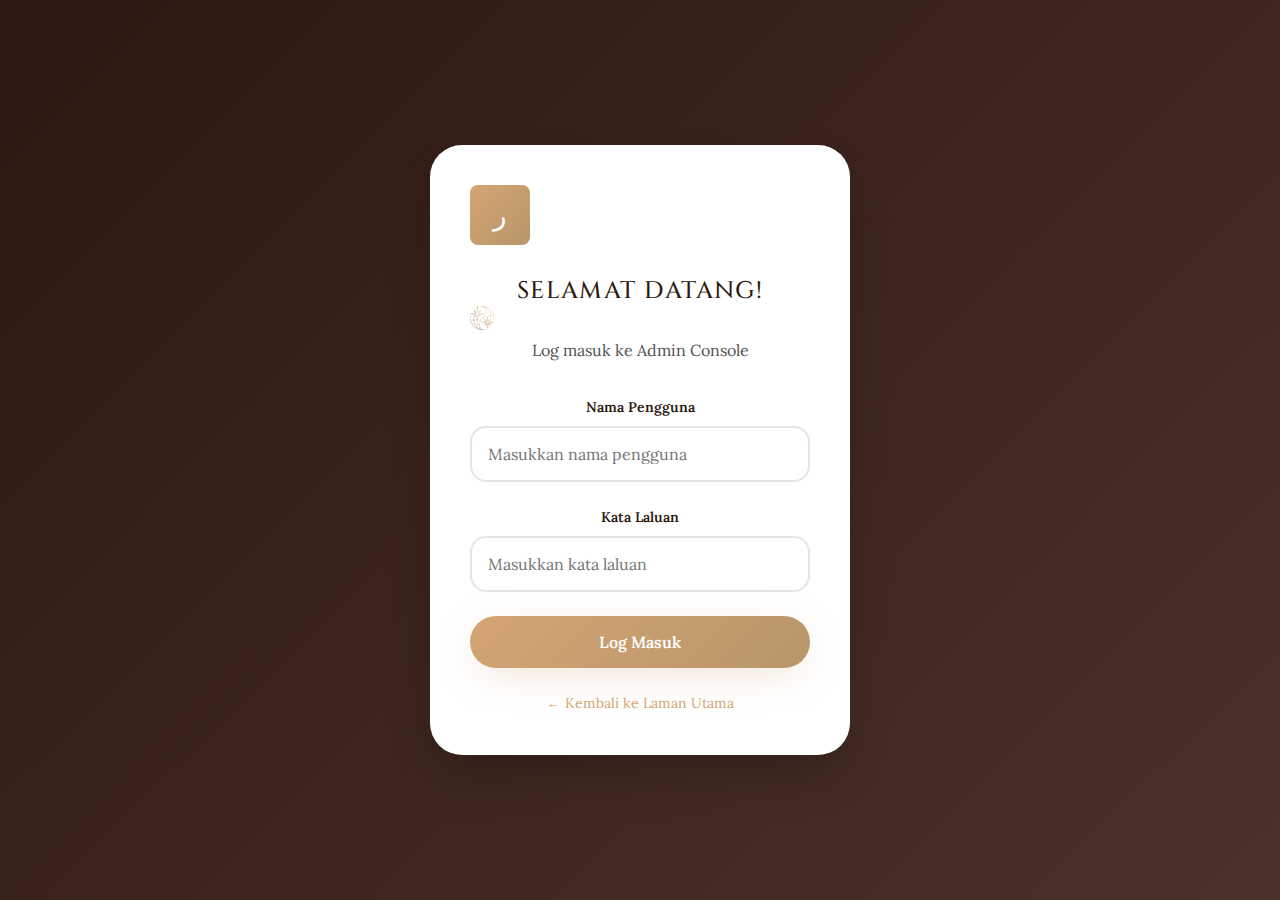
<file: admin.html>
<!DOCTYPE html>
<html lang="ms">

<head>
    <meta charset="UTF-8">
    <meta name="viewport" content="width=device-width, initial-scale=1.0">
    <meta name="robots" content="noindex, nofollow">

    <title>Admin Console | Rembayung</title>

    <!-- Fonts -->
    <link rel="preconnect" href="https://fonts.googleapis.com">
    <link rel="preconnect" href="https://fonts.gstatic.com" crossorigin>
    <link
        href="https://fonts.googleapis.com/css2?family=Playfair+Display:ital,wght@0,400;0,500;0,600;0,700;1,400;1,500&family=Inter:wght@300;400;500;600;700&family=Cormorant+Garamond:ital,wght@0,400;0,500;0,600;1,400;1,500&display=swap"
        rel="stylesheet">

    <!-- Styles -->
    <link rel="stylesheet" href="css/style.css">
</head>

<body>
    <!-- Login Section -->
    <section class="admin-login" id="loginSection">
        <div class="login-card">
            <div class="login-logo">
                <span class="logo-icon" style="width: 60px; height: 60px; font-size: 28px;">ر</span>
            </div>
            <h2 class="login-title">Selamat Datang! <img src="assets/icons/sparkle.png" alt=""
                    style="width: 24px; height: 24px; vertical-align: middle;"></h2>
            <p class="login-subtitle">Log masuk ke Admin Console</p>

            <form id="adminLoginForm">
                <div class="form-group">
                    <label for="adminUsername" class="form-label">Nama Pengguna</label>
                    <input type="text" id="adminUsername" class="form-input" placeholder="Masukkan nama pengguna"
                        required>
                </div>

                <div class="form-group">
                    <label for="adminPassword" class="form-label">Kata Laluan</label>
                    <input type="password" id="adminPassword" class="form-input" placeholder="Masukkan kata laluan"
                        required>
                </div>

                <p id="loginError"
                    style="color: var(--error); font-size: var(--text-sm); margin-bottom: var(--space-4); display: none;">
                </p>

                <button type="submit" class="btn btn-primary" style="width: 100%;">
                    Log Masuk
                </button>
            </form>

            <p style="margin-top: var(--space-6); font-size: var(--text-sm); color: var(--gray-600);">
                <a href="index.html" style="color: var(--gold);">← Kembali ke Laman Utama</a>
            </p>
        </div>
    </section>

    <!-- Dashboard Section -->
    <section class="admin-dashboard" id="dashboardSection" style="display: none;">
        <!-- Admin Header -->
        <header class="admin-header">
            <div class="logo">
                <span class="logo-icon">ر</span>
                Rembayung <span
                    style="font-size: var(--text-sm); font-weight: 400; color: var(--gray-600); margin-left: var(--space-2);">Admin</span>
            </div>
            <div style="display: flex; align-items: center; gap: var(--space-4);">
                <a href="index.html" class="btn btn-secondary btn-sm">
                    <img src="assets/icons/star.png" alt=""
                        style="width: 16px; height: 16px; vertical-align: middle; margin-right: 4px;">
                    Laman Utama
                </a>
                <button onclick="logoutAdmin()" class="btn btn-dark btn-sm">Log Keluar</button>
            </div>
        </header>

        <!-- Main Content -->
        <main class="admin-main">
            <!-- Page Title -->
            <div style="margin-bottom: var(--space-8);">
                <h1 style="font-size: var(--text-3xl); margin-bottom: var(--space-2);">
                    <img src="assets/icons/star.png" alt=""
                        style="width: 32px; height: 32px; vertical-align: middle; margin-right: 8px;">
                    Dashboard
                </h1>
                <p style="color: var(--gray-600);">Selamat kembali! Berikut adalah ringkasan tempahan anda hari ini.
                    <img src="assets/icons/sparkle.png" alt=""
                        style="width: 20px; height: 20px; vertical-align: middle;">
                </p>
            </div>

            <!-- Stats Grid -->
            <div class="admin-grid">
                <div class="stat-card">
                    <div class="stat-icon gold"><img src="assets/icons/star.png" alt=""></div>
                    <div class="stat-value" id="totalBookings">0</div>
                    <div class="stat-label">Jumlah Tempahan</div>
                </div>
                <div class="stat-card">
                    <div class="stat-icon blue"><img src="assets/icons/star.png" alt=""></div>
                    <div class="stat-value" id="todayBookings">0</div>
                    <div class="stat-label">Tempahan Hari Ini</div>
                </div>
                <div class="stat-card">
                    <div class="stat-icon gold"><img src="assets/icons/clock_transparent.png" alt=""></div>
                    <div class="stat-value" id="pendingBookings">0</div>
                    <div class="stat-label">Menunggu Pengesahan</div>
                </div>
                <div class="stat-card">
                    <div class="stat-icon green"><img src="assets/icons/check.png" alt=""></div>
                    <div class="stat-value" id="confirmedBookings">0</div>
                    <div class="stat-label">Disahkan</div>
                </div>
            </div>

            <!-- Bookings Table -->
            <div class="bookings-table">
                <div class="table-header">
                    <h3 class="table-title"><img src="assets/icons/star.png" alt=""
                            style="width: 24px; height: 24px; vertical-align: middle; margin-right: 8px;"> Senarai
                        Tempahan</h3>
                    <div style="display: flex; gap: var(--space-4); align-items: center;">
                        <select id="statusFilter" class="form-select"
                            style="width: auto; padding: var(--space-2) var(--space-4);">
                            <option value="all">Semua Status</option>
                            <option value="pending">Menunggu</option>
                            <option value="confirmed">Disahkan</option>
                            <option value="cancelled">Dibatalkan</option>
                        </select>
                        <input type="date" id="dateFilter" class="form-input"
                            style="width: auto; padding: var(--space-2) var(--space-4);" placeholder="Tapis Tarikh">
                        <button onclick="exportBookingsCSV()" class="btn btn-secondary btn-sm">
                            <img src="assets/icons/sparkle.png" alt=""
                                style="width: 16px; height: 16px; vertical-align: middle; margin-right: 4px;">
                            Export CSV
                        </button>
                    </div>
                </div>

                <div style="overflow-x: auto;">
                    <table>
                        <thead>
                            <tr>
                                <th>ID</th>
                                <th>Pelanggan</th>
                                <th>Tarikh</th>
                                <th>Masa</th>
                                <th>Tetamu</th>
                                <th>Status</th>
                                <th>Tindakan</th>
                            </tr>
                        </thead>
                        <tbody id="bookingsTableBody">
                            <tr>
                                <td colspan="7" style="text-align: center; padding: 40px; color: #666;">
                                    Memuatkan data...
                                </td>
                            </tr>
                        </tbody>
                    </table>
                </div>
            </div>

            <!-- Quick Stats -->
            <div
                style="margin-top: var(--space-8); padding: var(--space-6); background: var(--white); border-radius: var(--radius-xl); box-shadow: var(--shadow-sm);">
                <h4 style="margin-bottom: var(--space-4);">
                    <img src="assets/icons/sparkle.png" alt=""
                        style="width: 20px; height: 20px; vertical-align: middle; margin-right: 8px;">
                    Statistik Ringkas
                </h4>
                <div
                    style="display: grid; grid-template-columns: repeat(auto-fit, minmax(200px, 1fr)); gap: var(--space-6);">
                    <div>
                        <p style="color: var(--gray-600); font-size: var(--text-sm);">Jumlah Tetamu Hari Ini</p>
                        <p style="font-size: var(--text-2xl); font-weight: 700; color: var(--gold);" id="totalGuests">0
                        </p>
                    </div>
                    <div>
                        <p style="color: var(--gray-600); font-size: var(--text-sm);">Waktu Operasi</p>
                        <p style="font-size: var(--text-lg); font-weight: 600;">11:00 AM - 10:00 PM</p>
                    </div>
                    <div>
                        <p style="color: var(--gray-600); font-size: var(--text-sm);">Hari Tutup</p>
                        <p style="font-size: var(--text-lg); font-weight: 600; color: var(--error);">Isnin</p>
                    </div>
                </div>
            </div>

            <!-- Help Section -->
            <div
                style="margin-top: var(--space-8); padding: var(--space-6); background: linear-gradient(135deg, var(--gold) 0%, var(--gold-dark) 100%); border-radius: var(--radius-xl); color: var(--white);">
                <h4 style="margin-bottom: var(--space-3);">
                    <img src="assets/icons/hibiscus.png" alt=""
                        style="width: 24px; height: 24px; vertical-align: middle; margin-right: 8px;">
                    Panduan Pantas
                </h4>
                <ul style="font-size: var(--text-sm); line-height: 1.8;">
                    <li>• Klik <strong>"✓ Sahkan"</strong> untuk mengesahkan tempahan pelanggan</li>
                    <li>• Klik <strong>"✗ Batal"</strong> untuk membatalkan tempahan</li>
                    <li>• Gunakan filter untuk mencari tempahan mengikut status atau tarikh</li>
                    <li>• Eksport data ke CSV untuk rekod atau analisis <img src="assets/icons/sparkle.png" alt=""
                            style="width: 16px; height: 16px; vertical-align: middle;"></li>
                </ul>
            </div>
        </main>
    </section>

    <!-- Scripts -->
    <script src="js/admin.js"></script>
</body>

</html>
</file>
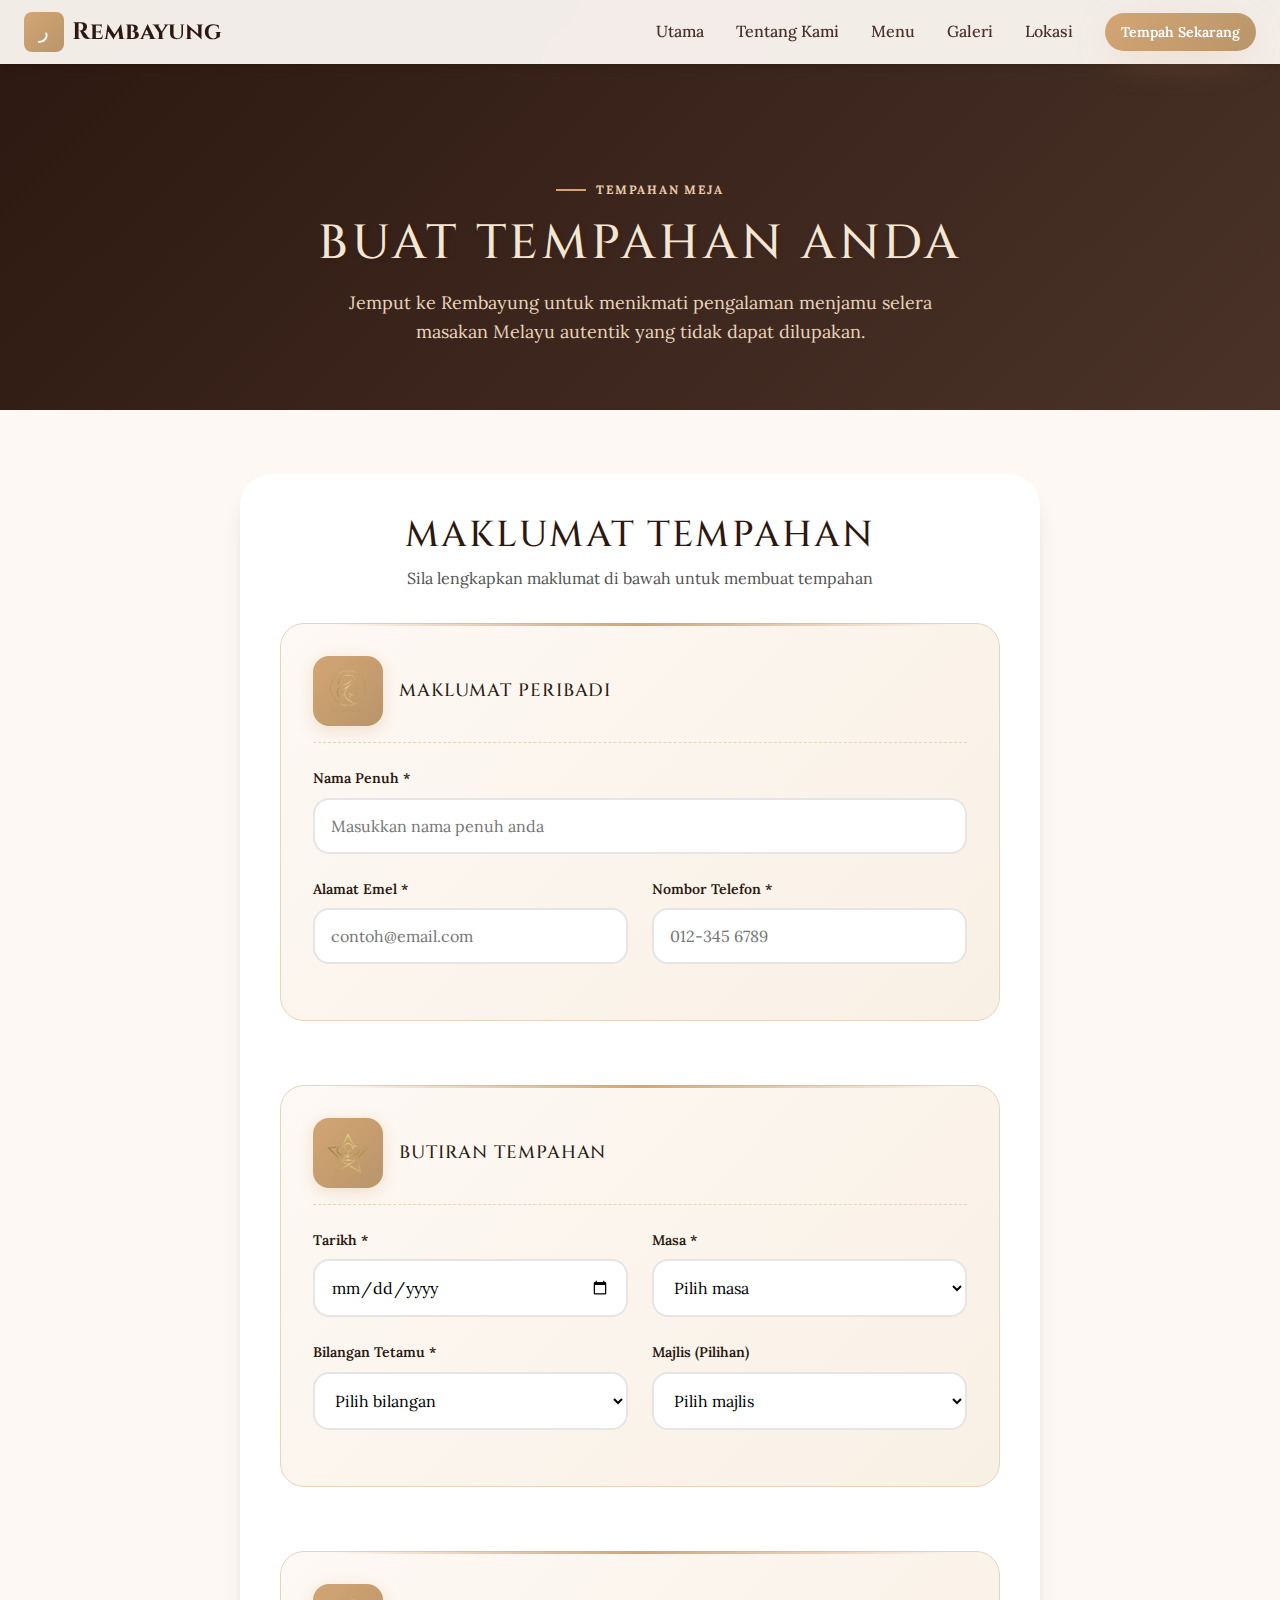
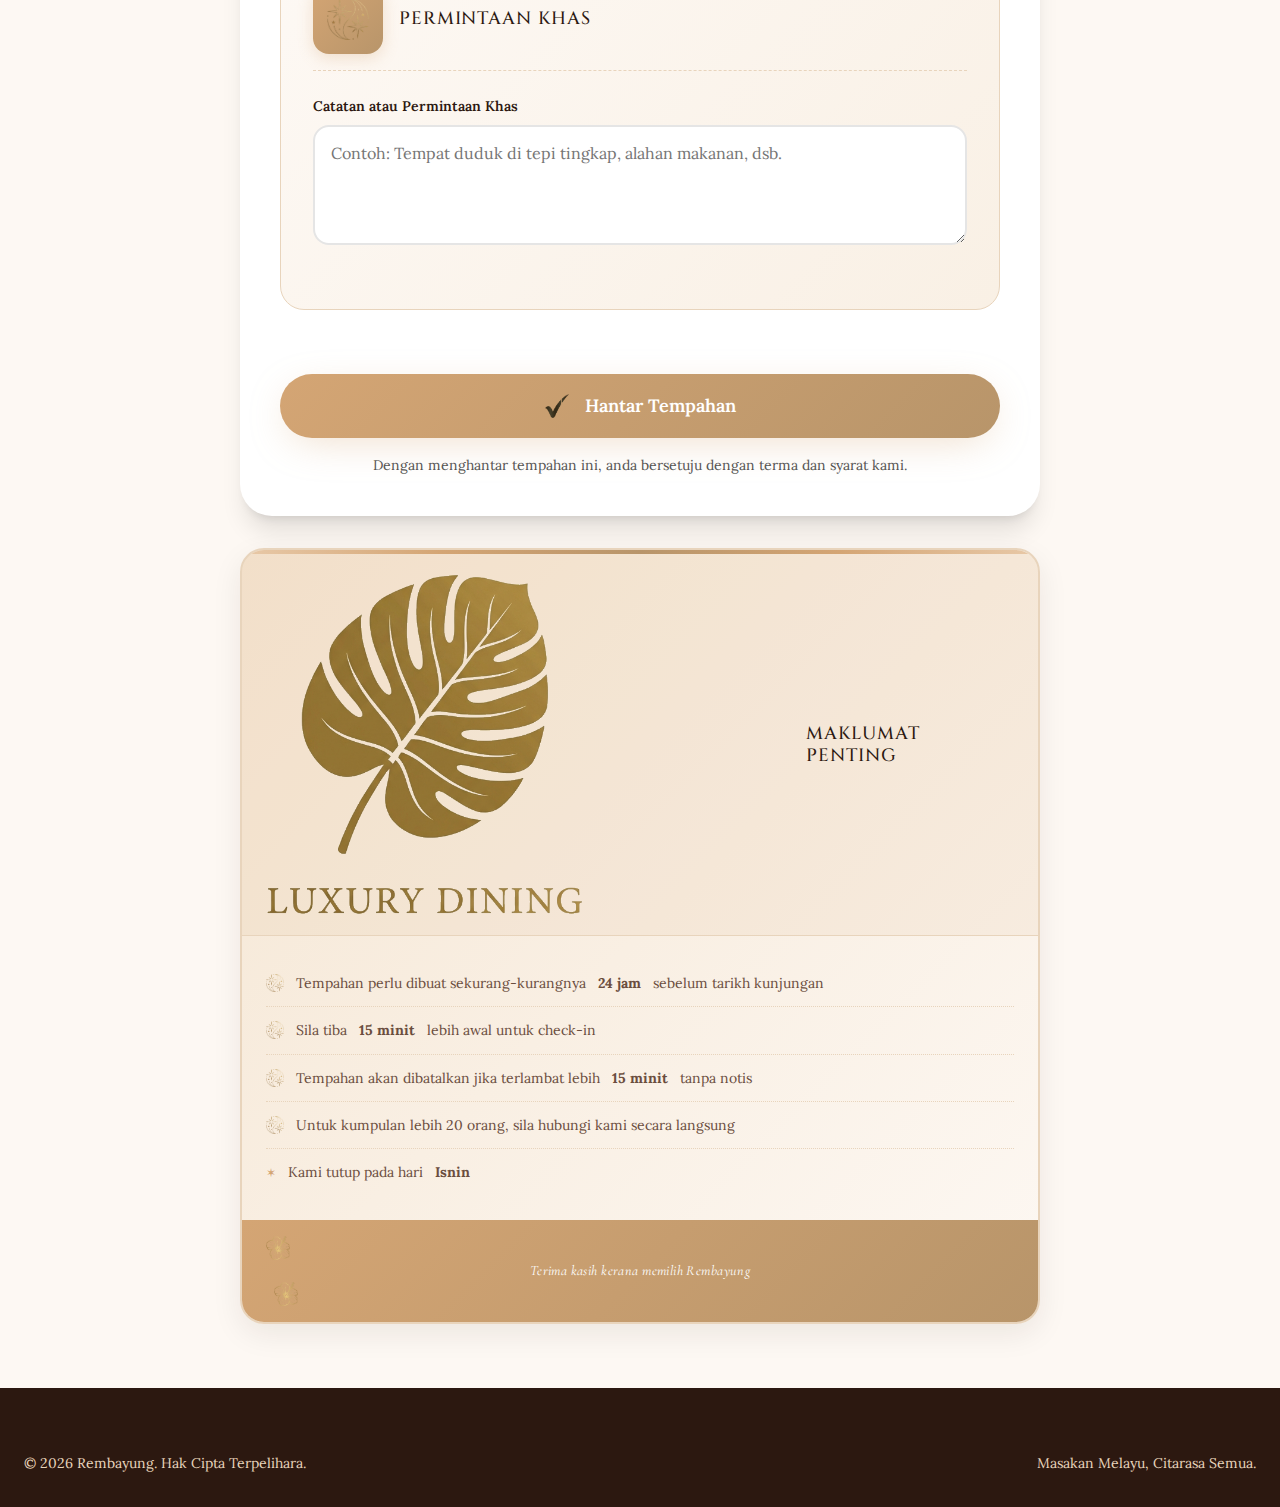
<file: booking.html>
<!DOCTYPE html>
<html lang="ms">

<head>
    <meta charset="UTF-8">
    <meta name="viewport" content="width=device-width, initial-scale=1.0">
    <meta name="description"
        content="Buat tempahan meja di Rembayung - Restoran Masakan Melayu Autentik di Kuala Lumpur.">

    <title>Tempahan | Rembayung</title>

    <!-- Fonts -->
    <link rel="preconnect" href="https://fonts.googleapis.com">
    <link rel="preconnect" href="https://fonts.gstatic.com" crossorigin>
    <link
        href="https://fonts.googleapis.com/css2?family=Playfair+Display:ital,wght@0,400;0,500;0,600;0,700;1,400;1,500&family=Inter:wght@300;400;500;600;700&family=Cormorant+Garamond:ital,wght@0,400;0,500;0,600;1,400;1,500&display=swap"
        rel="stylesheet">

    <!-- Styles -->
    <link rel="stylesheet" href="css/style.css">
</head>

<body>
    <!-- Navigation -->
    <nav class="navbar scrolled" id="navbar">
        <div class="container">
            <a href="index.html" class="logo">
                <span class="logo-icon">ر</span>
                Rembayung
            </a>
            <ul class="nav-links" id="navLinks">
                <li><a href="index.html" class="nav-link">Utama</a></li>
                <li><a href="index.html#about" class="nav-link">Tentang Kami</a></li>
                <li><a href="index.html#menu" class="nav-link">Menu</a></li>
                <li><a href="index.html#gallery" class="nav-link">Galeri</a></li>
                <li><a href="index.html#location" class="nav-link">Lokasi</a></li>
                <li><a href="booking.html" class="btn btn-primary btn-sm">Tempah Sekarang</a></li>
            </ul>
            <button class="mobile-menu-btn" id="mobileMenuBtn" aria-label="Toggle menu">
                <span></span>
                <span></span>
                <span></span>
            </button>
        </div>
    </nav>

    <!-- Booking Hero -->
    <section class="booking-hero">
        <div class="container">
            <span class="section-label" style="color: var(--gold-light);">Tempahan Meja</span>
            <h1 class="section-title" style="color: var(--cream); margin-bottom: var(--space-4);">Buat Tempahan Anda
            </h1>
            <p style="color: var(--cream-dark); font-size: var(--text-lg); max-width: 600px; margin: 0 auto;">
                Jemput ke Rembayung untuk menikmati pengalaman menjamu selera masakan Melayu autentik yang tidak dapat
                dilupakan.
            </p>
        </div>
    </section>

    <!-- Booking Form Section -->
    <section class="booking-section">
        <div class="container">
            <div class="booking-container">
                <form class="booking-form" id="bookingForm">
                    <h2 style="text-align: center; margin-bottom: var(--space-2);">Maklumat Tempahan</h2>
                    <p style="text-align: center; color: var(--gray-600); margin-bottom: var(--space-8);">
                        Sila lengkapkan maklumat di bawah untuk membuat tempahan
                    </p>

                    <!-- Personal Information -->
                    <div class="form-section-classic">
                        <div class="form-section-header">
                            <span class="form-section-icon"><img src="assets/icons/user.png" alt=""></span>
                            <h4 class="form-section-title">Maklumat Peribadi</h4>
                        </div>

                        <div class="form-group">
                            <label for="customerName" class="form-label">Nama Penuh *</label>
                            <input type="text" id="customerName" name="customerName" class="form-input"
                                placeholder="Masukkan nama penuh anda" required>
                            <p class="form-error">Nama diperlukan</p>
                        </div>

                        <div class="form-row">
                            <div class="form-group">
                                <label for="customerEmail" class="form-label">Alamat Emel *</label>
                                <input type="email" id="customerEmail" name="customerEmail" class="form-input"
                                    placeholder="contoh@email.com" required>
                                <p class="form-error">Emel tidak sah</p>
                            </div>
                            <div class="form-group">
                                <label for="customerPhone" class="form-label">Nombor Telefon *</label>
                                <input type="tel" id="customerPhone" name="customerPhone" class="form-input"
                                    placeholder="012-345 6789" required>
                                <p class="form-error">Nombor telefon tidak sah</p>
                            </div>
                        </div>
                    </div>

                    <!-- Booking Details -->
                    <div class="form-section-classic">
                        <div class="form-section-header">
                            <span class="form-section-icon"><img src="assets/icons/star.png" alt=""></span>
                            <h4 class="form-section-title">Butiran Tempahan</h4>
                        </div>

                        <div class="form-row">
                            <div class="form-group">
                                <label for="bookingDate" class="form-label">Tarikh *</label>
                                <input type="date" id="bookingDate" name="bookingDate" class="form-input" required>
                                <p class="form-error">Tarikh diperlukan</p>
                            </div>
                            <div class="form-group">
                                <label for="bookingTime" class="form-label">Masa *</label>
                                <select id="bookingTime" name="bookingTime" class="form-select" required>
                                    <option value="">Pilih masa</option>
                                    <option value="11:00">11:00 AM</option>
                                    <option value="11:30">11:30 AM</option>
                                    <option value="12:00">12:00 PM</option>
                                    <option value="12:30">12:30 PM</option>
                                    <option value="13:00">1:00 PM</option>
                                    <option value="13:30">1:30 PM</option>
                                    <option value="14:00">2:00 PM</option>
                                    <option value="14:30">2:30 PM</option>
                                    <option value="18:00">6:00 PM</option>
                                    <option value="18:30">6:30 PM</option>
                                    <option value="19:00">7:00 PM</option>
                                    <option value="19:30">7:30 PM</option>
                                    <option value="20:00">8:00 PM</option>
                                    <option value="20:30">8:30 PM</option>
                                    <option value="21:00">9:00 PM</option>
                                </select>
                                <p class="form-error">Masa diperlukan</p>
                            </div>
                        </div>

                        <div class="form-row">
                            <div class="form-group">
                                <label for="guestCount" class="form-label">Bilangan Tetamu *</label>
                                <select id="guestCount" name="guestCount" class="form-select" required>
                                    <option value="">Pilih bilangan</option>
                                    <option value="1">1 orang</option>
                                    <option value="2">2 orang</option>
                                    <option value="3">3 orang</option>
                                    <option value="4">4 orang</option>
                                    <option value="5">5 orang</option>
                                    <option value="6">6 orang</option>
                                    <option value="7">7 orang</option>
                                    <option value="8">8 orang</option>
                                    <option value="9">9 orang</option>
                                    <option value="10">10 orang</option>
                                    <option value="15">11-15 orang</option>
                                    <option value="20">16-20 orang</option>
                                    <option value="30">21-30 orang</option>
                                    <option value="50">31-50 orang</option>
                                </select>
                                <p class="form-error">Bilangan tetamu diperlukan</p>
                            </div>
                            <div class="form-group">
                                <label for="occasion" class="form-label">Majlis (Pilihan)</label>
                                <select id="occasion" name="occasion" class="form-select">
                                    <option value="">Pilih majlis</option>
                                    <option value="birthday">Hari Jadi</option>
                                    <option value="anniversary">Anniversary</option>
                                    <option value="business">Perniagaan</option>
                                    <option value="family">Perhimpunan Keluarga</option>
                                    <option value="celebration">Perayaan</option>
                                    <option value="other">Lain-lain</option>
                                </select>
                            </div>
                        </div>
                    </div>

                    <!-- Special Requests -->
                    <div class="form-section-classic">
                        <div class="form-section-header">
                            <span class="form-section-icon"><img src="assets/icons/sparkle.png" alt=""></span>
                            <h4 class="form-section-title">Permintaan Khas</h4>
                        </div>

                        <div class="form-group">
                            <label for="specialRequests" class="form-label">Catatan atau Permintaan Khas</label>
                            <textarea id="specialRequests" name="specialRequests" class="form-textarea"
                                placeholder="Contoh: Tempat duduk di tepi tingkap, alahan makanan, dsb."
                                rows="4"></textarea>
                        </div>
                    </div>

                    <!-- Submit Button -->
                    <button type="submit" class="btn btn-primary btn-lg" style="width: 100%;">
                        <img src="assets/icons/check.png" alt=""
                            style="width: 24px; height: 24px; vertical-align: middle; margin-right: 8px; filter: brightness(0.3);">
                        Hantar Tempahan
                    </button>

                    <p
                        style="text-align: center; color: var(--gray-600); font-size: var(--text-sm); margin-top: var(--space-4);">
                        Dengan menghantar tempahan ini, anda bersetuju dengan terma dan syarat kami.
                    </p>
                </form>

                <!-- Information Box -->
                <div class="info-box-classic">
                    <div class="info-box-header">
                        <span class="info-box-icon"><img src="assets/icons/leaf.png" alt=""></span>
                        <h4 class="info-box-title">Maklumat Penting</h4>
                    </div>
                    <div class="info-box-content">
                        <ul class="info-list">
                            <li>
                                <span class="info-bullet"><img src="assets/icons/sparkle.png" alt=""
                                        style="width: 18px; height: 18px;"></span>
                                Tempahan perlu dibuat sekurang-kurangnya <strong>24 jam</strong> sebelum tarikh
                                kunjungan
                            </li>
                            <li>
                                <span class="info-bullet"><img src="assets/icons/sparkle.png" alt=""
                                        style="width: 18px; height: 18px;"></span>
                                Sila tiba <strong>15 minit</strong> lebih awal untuk check-in
                            </li>
                            <li>
                                <span class="info-bullet"><img src="assets/icons/sparkle.png" alt=""
                                        style="width: 18px; height: 18px;"></span>
                                Tempahan akan dibatalkan jika terlambat lebih <strong>15 minit</strong> tanpa notis
                            </li>
                            <li>
                                <span class="info-bullet"><img src="assets/icons/sparkle.png" alt=""
                                        style="width: 18px; height: 18px;"></span>
                                Untuk kumpulan lebih 20 orang, sila hubungi kami secara langsung
                            </li>
                            <li>
                                <span class="info-bullet">✶</span>
                                Kami tutup pada hari <strong>Isnin</strong>
                            </li>
                        </ul>
                    </div>
                    <div class="info-box-footer">
                        <span><img src="assets/icons/hibiscus.png" alt=""
                                style="width: 24px; height: 24px; vertical-align: middle; margin-right: 8px;"> Terima
                            kasih kerana memilih Rembayung <img src="assets/icons/hibiscus.png" alt=""
                                style="width: 24px; height: 24px; vertical-align: middle; margin-left: 8px;"></span>
                    </div>
                </div>
            </div>
        </div>
    </section>

    <!-- Footer -->
    <footer class="footer">
        <div class="container">
            <div class="footer-bottom" style="border: none; padding-top: 0;">
                <p>© 2026 Rembayung. Hak Cipta Terpelihara.</p>
                <p>Masakan Melayu, Citarasa Semua.</p>
            </div>
        </div>
    </footer>

    <!-- Confirmation Modal -->
    <div class="modal" id="confirmationModal">
        <div class="modal-content">
            <div class="modal-icon"><img src="assets/icons/check.png" alt="" style="width: 40px; height: 40px;"></div>
            <h3 class="modal-title">Tempahan Berjaya!</h3>
            <p class="modal-text">Terima kasih kerana membuat tempahan di Rembayung.</p>

            <div
                style="background: var(--cream); border-radius: var(--radius-lg); padding: var(--space-6); text-align: left; margin-bottom: var(--space-6);">
                <div style="margin-bottom: var(--space-3);">
                    <span style="color: var(--gray-600); font-size: var(--text-sm);">ID Tempahan:</span>
                    <p style="font-weight: 700; color: var(--gold);" id="confirmBookingId">-</p>
                </div>
                <div style="margin-bottom: var(--space-3);">
                    <span style="color: var(--gray-600); font-size: var(--text-sm);">Tarikh:</span>
                    <p style="font-weight: 600;" id="confirmBookingDate">-</p>
                </div>
                <div style="margin-bottom: var(--space-3);">
                    <span style="color: var(--gray-600); font-size: var(--text-sm);">Masa:</span>
                    <p style="font-weight: 600;" id="confirmBookingTime">-</p>
                </div>
                <div>
                    <span style="color: var(--gray-600); font-size: var(--text-sm);">Tetamu:</span>
                    <p style="font-weight: 600;" id="confirmBookingGuests">-</p>
                </div>
            </div>

            <p style="font-size: var(--text-sm); color: var(--gray-600); margin-bottom: var(--space-6);">
                Kami akan menghubungi anda untuk pengesahan tempahan.
            </p>

            <button class="btn btn-primary" onclick="closeConfirmationModal()">
                Tutup
            </button>
        </div>
    </div>

    <!-- Scripts -->
    <script src="js/main.js"></script>
    <script src="js/booking.js"></script>
</body>

</html>
</file>
<file: css/style.css>
/* ============================================
   REMBAYUNG - Design System & Styles
   Masakan Melayu | Malay Cuisine
   ============================================ */

/* ===== Google Fonts Import ===== */
/* Aesthetic Font Collection for Premium Restaurant Experience */
/* display=swap ensures text remains visible during font loading */
@import url('https://fonts.googleapis.com/css2?family=Cinzel:wght@400;500;600;700&family=Cinzel+Decorative:wght@400;700&family=Cormorant+Garamond:ital,wght@0,300;0,400;0,500;0,600;0,700;1,300;1,400;1,500;1,600&family=Lora:ital,wght@0,400;0,500;0,600;0,700;1,400;1,500;1,600&family=Dancing+Script:wght@400;500;600;700&family=Italiana&family=Great+Vibes&family=Josefin+Sans:ital,wght@0,300;0,400;0,500;0,600;1,300;1,400&display=swap');

/* Fallback: Ensure text is ALWAYS visible with system fonts while web fonts load */
html {
    font-synthesis: none;
    text-rendering: optimizeLegibility;
    -webkit-font-smoothing: antialiased;
    -moz-osx-font-smoothing: grayscale;
}

/* ===== CSS Custom Properties (Design Tokens) ===== */
:root {
    /* Primary Colors - Warm Malay Palette */
    --gold: #D4A574;
    --gold-light: #E8C9A8;
    --gold-dark: #B8956A;
    --brown-deep: #2C1810;
    --brown-medium: #4A3228;
    --brown-light: #6B4D3E;
    --cream: #F5E6D3;
    --cream-light: #FDF8F3;
    --cream-dark: #E8D4BC;
    --forest-green: #2D5016;
    --green-accent: #4A7C23;

    /* Neutral Colors */
    --white: #FFFFFF;
    --black: #1A1A1A;
    --gray-100: #F7F7F7;
    --gray-200: #E5E5E5;
    --gray-300: #D4D4D4;
    --gray-600: #525252;
    --gray-800: #262626;

    /* Semantic Colors */
    --success: #22C55E;
    --error: #EF4444;
    --warning: #F59E0B;
    --info: #3B82F6;

    /* Typography - Premium Aesthetic Fonts */
    --font-display: 'Cinzel', 'Times New Roman', serif;
    --font-body: 'Lora', 'Georgia', serif;
    --font-accent: 'Cormorant Garamond', Georgia, serif;
    --font-script: 'Great Vibes', cursive;
    --font-modern: 'Josefin Sans', sans-serif;
    --font-decorative: 'Cinzel Decorative', serif;

    /* Font Sizes */
    --text-xs: 0.75rem;
    --text-sm: 0.875rem;
    --text-base: 1rem;
    --text-lg: 1.125rem;
    --text-xl: 1.25rem;
    --text-2xl: 1.5rem;
    --text-3xl: 1.875rem;
    --text-4xl: 2.25rem;
    --text-5xl: 3rem;
    --text-6xl: 3.75rem;
    --text-7xl: 4.5rem;

    /* Spacing */
    --space-1: 0.25rem;
    --space-2: 0.5rem;
    --space-3: 0.75rem;
    --space-4: 1rem;
    --space-5: 1.25rem;
    --space-6: 1.5rem;
    --space-8: 2rem;
    --space-10: 2.5rem;
    --space-12: 3rem;
    --space-16: 4rem;
    --space-20: 5rem;
    --space-24: 6rem;

    /* Border Radius */
    --radius-sm: 0.25rem;
    --radius-md: 0.5rem;
    --radius-lg: 1rem;
    --radius-xl: 1.5rem;
    --radius-2xl: 2rem;
    --radius-full: 9999px;

    /* Shadows */
    --shadow-sm: 0 1px 2px 0 rgba(0, 0, 0, 0.05);
    --shadow-md: 0 4px 6px -1px rgba(0, 0, 0, 0.1), 0 2px 4px -2px rgba(0, 0, 0, 0.1);
    --shadow-lg: 0 10px 15px -3px rgba(0, 0, 0, 0.1), 0 4px 6px -4px rgba(0, 0, 0, 0.1);
    --shadow-xl: 0 20px 25px -5px rgba(0, 0, 0, 0.1), 0 8px 10px -6px rgba(0, 0, 0, 0.1);
    --shadow-2xl: 0 25px 50px -12px rgba(0, 0, 0, 0.25);
    --shadow-gold: 0 10px 40px -10px rgba(212, 165, 116, 0.4);

    /* Transitions */
    --transition-fast: 150ms ease;
    --transition-base: 300ms ease;
    --transition-slow: 500ms ease;
    --transition-bounce: 500ms cubic-bezier(0.68, -0.55, 0.265, 1.55);

    /* Z-Index Scale */
    --z-dropdown: 100;
    --z-sticky: 200;
    --z-fixed: 300;
    --z-modal-backdrop: 400;
    --z-modal: 500;
    --z-popover: 600;
    --z-tooltip: 700;
}

/* ===== CSS Reset & Base Styles ===== */
*,
*::before,
*::after {
    margin: 0;
    padding: 0;
    box-sizing: border-box;
}

html {
    scroll-behavior: smooth;
    font-size: 16px;
}

body {
    font-family: var(--font-body);
    font-size: var(--text-base);
    line-height: 1.6;
    color: var(--brown-deep);
    background-color: var(--cream-light);
    overflow-x: hidden;
    -webkit-font-smoothing: antialiased;
    -moz-osx-font-smoothing: grayscale;
}

img {
    max-width: 100%;
    height: auto;
    display: block;
}

a {
    text-decoration: none;
    color: inherit;
    transition: color var(--transition-fast);
}

button {
    font-family: inherit;
    cursor: pointer;
    border: none;
    background: none;
}

ul,
ol {
    list-style: none;
}

input,
textarea,
select {
    font-family: inherit;
    font-size: inherit;
}

/* ===== Utility Classes ===== */
.container {
    width: 100%;
    max-width: 1280px;
    margin: 0 auto;
    padding: 0 var(--space-6);
}

.section {
    padding: var(--space-24) 0;
}

.text-center {
    text-align: center;
}

.text-left {
    text-align: left;
}

.text-right {
    text-align: right;
}

.flex {
    display: flex;
}

.flex-col {
    flex-direction: column;
}

.items-center {
    align-items: center;
}

.justify-center {
    justify-content: center;
}

.justify-between {
    justify-content: space-between;
}

.gap-4 {
    gap: var(--space-4);
}

.gap-6 {
    gap: var(--space-6);
}

.gap-8 {
    gap: var(--space-8);
}

/* ===== Typography - Aesthetic Enhancement ===== */
h1,
h2,
h3,
h4,
h5,
h6 {
    font-family: var(--font-display);
    font-weight: 500;
    line-height: 1.2;
    color: var(--brown-deep);
    letter-spacing: 0.05em;
    text-transform: uppercase;
}

h1 {
    font-size: var(--text-5xl);
    letter-spacing: 0.08em;
    text-shadow: 2px 2px 4px rgba(44, 24, 16, 0.1);
}

h2 {
    font-size: var(--text-4xl);
    letter-spacing: 0.06em;
}

h3 {
    font-size: var(--text-3xl);
}

h4 {
    font-size: var(--text-2xl);
    text-transform: none;
}

h5 {
    font-size: var(--text-xl);
    text-transform: none;
}

h6 {
    font-size: var(--text-lg);
    text-transform: none;
}

.display-text {
    font-family: var(--font-display);
    font-size: var(--text-7xl);
    font-weight: 500;
    line-height: 1.1;
    letter-spacing: 0.1em;
    text-transform: uppercase;
}

.accent-text {
    font-family: var(--font-accent);
    font-style: italic;
    color: var(--gold-dark);
    font-weight: 400;
    letter-spacing: 0.02em;
}

/* Beautiful Script Font for Special Headings */
.script-text {
    font-family: var(--font-script);
    font-weight: 400;
    color: var(--gold);
    letter-spacing: 0.02em;
    text-transform: none;
}

/* Decorative Font for Brand Elements */
.decorative-text {
    font-family: var(--font-decorative);
    letter-spacing: 0.15em;
    text-transform: uppercase;
}

/* Modern Sans Font for UI Elements */
.modern-text {
    font-family: var(--font-modern);
    letter-spacing: 0.05em;
    font-weight: 400;
}

.label {
    font-family: var(--font-modern);
    font-size: var(--text-xs);
    font-weight: 500;
    text-transform: uppercase;
    letter-spacing: 0.15em;
    color: var(--gold);
}

/* ===== Buttons ===== */
.btn {
    display: inline-flex;
    align-items: center;
    justify-content: center;
    gap: var(--space-2);
    padding: var(--space-4) var(--space-8);
    font-size: var(--text-base);
    font-weight: 600;
    border-radius: var(--radius-full);
    transition: all var(--transition-base);
    cursor: pointer;
    position: relative;
    overflow: hidden;
}

.btn::before {
    content: '';
    position: absolute;
    top: 0;
    left: -100%;
    width: 100%;
    height: 100%;
    background: linear-gradient(90deg, transparent, rgba(255, 255, 255, 0.2), transparent);
    transition: left var(--transition-slow);
}

.btn:hover::before {
    left: 100%;
}

.btn-primary {
    background: linear-gradient(135deg, var(--gold) 0%, var(--gold-dark) 100%);
    color: var(--white);
    box-shadow: var(--shadow-gold);
}

.btn-primary:hover {
    transform: translateY(-2px);
    box-shadow: 0 15px 50px -10px rgba(212, 165, 116, 0.5);
}

.btn-secondary {
    background: transparent;
    color: var(--gold);
    border: 2px solid var(--gold);
}

.btn-secondary:hover {
    background: var(--gold);
    color: var(--white);
}

.btn-dark {
    background: var(--brown-deep);
    color: var(--cream);
}

.btn-dark:hover {
    background: var(--brown-medium);
}

.btn-lg {
    padding: var(--space-5) var(--space-10);
    font-size: var(--text-lg);
}

.btn-sm {
    padding: var(--space-2) var(--space-4);
    font-size: var(--text-sm);
}

/* ===== Navigation ===== */
.navbar {
    position: fixed;
    top: 0;
    left: 0;
    right: 0;
    z-index: var(--z-sticky);
    padding: var(--space-4) 0;
    transition: all var(--transition-base);
}

.navbar.scrolled {
    background: rgba(253, 248, 243, 0.95);
    backdrop-filter: blur(20px);
    box-shadow: var(--shadow-md);
    padding: var(--space-3) 0;
}

.navbar .container {
    display: flex;
    align-items: center;
    justify-content: space-between;
}

.logo {
    font-family: var(--font-display);
    font-size: var(--text-2xl);
    font-weight: 700;
    color: var(--brown-deep);
    display: flex;
    align-items: center;
    gap: var(--space-2);
}

.logo-icon {
    width: 40px;
    height: 40px;
    background: linear-gradient(135deg, var(--gold) 0%, var(--gold-dark) 100%);
    border-radius: var(--radius-md);
    display: flex;
    align-items: center;
    justify-content: center;
    color: var(--white);
    font-size: var(--text-xl);
}

.nav-links {
    display: flex;
    align-items: center;
    gap: var(--space-8);
}

.nav-link {
    font-size: var(--text-base);
    font-weight: 500;
    color: var(--brown-medium);
    position: relative;
    padding: var(--space-2) 0;
}

.nav-link::after {
    content: '';
    position: absolute;
    bottom: 0;
    left: 0;
    width: 0;
    height: 2px;
    background: var(--gold);
    transition: width var(--transition-base);
}

.nav-link:hover {
    color: var(--gold);
}

.nav-link:hover::after {
    width: 100%;
}

.mobile-menu-btn {
    display: none;
    flex-direction: column;
    gap: 5px;
    padding: var(--space-2);
}

.mobile-menu-btn span {
    width: 25px;
    height: 3px;
    background: var(--brown-deep);
    border-radius: var(--radius-full);
    transition: all var(--transition-base);
}

/* ===== Hero Section ===== */
.hero {
    min-height: 100vh;
    display: flex;
    align-items: center;
    justify-content: center;
    position: relative;
    background: linear-gradient(135deg, var(--brown-deep) 0%, var(--brown-medium) 100%);
    overflow: hidden;
}

.hero-bg {
    position: absolute;
    top: 0;
    left: 0;
    width: 100%;
    height: 100%;
    z-index: 1;
}

.hero-bg img {
    width: 100%;
    height: 100%;
    object-fit: cover;
    opacity: 0.4;
}

.hero-overlay {
    position: absolute;
    top: 0;
    left: 0;
    width: 100%;
    height: 100%;
    background: linear-gradient(180deg,
            rgba(44, 24, 16, 0.6) 0%,
            rgba(44, 24, 16, 0.4) 50%,
            rgba(44, 24, 16, 0.8) 100%);
    z-index: 2;
}

.hero-content {
    position: relative;
    z-index: 3;
    text-align: center;
    padding: var(--space-20) var(--space-6);
    max-width: 900px;
}

.hero-badge {
    display: inline-block;
    padding: var(--space-2) var(--space-6);
    background: rgba(212, 165, 116, 0.2);
    border: 1px solid var(--gold);
    border-radius: var(--radius-full);
    color: var(--gold-light);
    font-size: var(--text-sm);
    font-weight: 500;
    letter-spacing: 0.1em;
    text-transform: uppercase;
    margin-bottom: var(--space-6);
    animation: fadeInDown 1s ease;
}

.hero-title {
    font-family: var(--font-display);
    font-size: clamp(2.5rem, 8vw, 5rem);
    font-weight: 500;
    color: var(--cream);
    margin-bottom: var(--space-6);
    line-height: 1.15;
    letter-spacing: 0.12em;
    text-transform: uppercase;
    text-shadow: 3px 3px 6px rgba(0, 0, 0, 0.3);
    animation: fadeInUp 1s ease 0.2s both;
}

.hero-title .highlight {
    color: var(--gold);
    position: relative;
    font-style: normal;
}

.hero-subtitle {
    font-family: var(--font-accent);
    font-size: clamp(1.25rem, 3vw, 1.75rem);
    font-style: italic;
    font-weight: 400;
    color: var(--cream-dark);
    margin-bottom: var(--space-8);
    letter-spacing: 0.03em;
    line-height: 1.6;
    animation: fadeInUp 1s ease 0.4s both;
}

.hero-cta {
    display: flex;
    flex-wrap: wrap;
    gap: var(--space-4);
    justify-content: center;
    animation: fadeInUp 1s ease 0.6s both;
}

.hero-scroll {
    position: absolute;
    bottom: 20px;
    left: 50%;
    transform: translateX(-50%);
    z-index: 3;
    color: var(--gold);
    display: flex;
    flex-direction: column;
    align-items: center;
    gap: var(--space-1);
    animation: bounce 2s infinite;
    opacity: 0.8;
}

.scroll-text {
    font-family: var(--font-modern);
    font-size: 10px;
    text-transform: uppercase;
    letter-spacing: 3px;
    color: var(--gold);
    font-weight: 400;
}

.hero-scroll-icon {
    width: 24px;
    height: 40px;
    border: 2px solid var(--gold);
    border-radius: var(--radius-full);
    display: flex;
    justify-content: center;
    padding-top: 6px;
}

.hero-scroll-icon::before {
    content: '';
    width: 4px;
    height: 8px;
    background: var(--gold);
    border-radius: var(--radius-full);
    animation: scroll 2s infinite;
}

/* ===== About Section ===== */
.about {
    background: var(--cream-light);
    position: relative;
    overflow: hidden;
}

.about::before {
    content: '';
    position: absolute;
    top: -100px;
    right: -100px;
    width: 400px;
    height: 400px;
    background: radial-gradient(circle, rgba(212, 165, 116, 0.1) 0%, transparent 70%);
    z-index: 0;
}

.about-grid {
    display: grid;
    grid-template-columns: 1fr 1fr;
    gap: var(--space-16);
    align-items: center;
}

.about-image {
    position: relative;
    border-radius: var(--radius-2xl);
    overflow: hidden;
    box-shadow: var(--shadow-2xl);
}

.about-image img {
    width: 100%;
    height: 500px;
    object-fit: cover;
    transition: transform var(--transition-slow);
}

.about-image:hover img {
    transform: scale(1.05);
}

.about-image-overlay {
    position: absolute;
    bottom: 0;
    left: 0;
    right: 0;
    padding: var(--space-6);
    background: linear-gradient(transparent, rgba(44, 24, 16, 0.9));
}

.about-content {
    position: relative;
    z-index: 1;
}

.section-label {
    display: inline-block;
    font-size: var(--text-xs);
    font-weight: 700;
    text-transform: uppercase;
    letter-spacing: 0.15em;
    color: var(--gold);
    margin-bottom: var(--space-4);
    position: relative;
    padding-left: var(--space-10);
}

.section-label::before {
    content: '';
    position: absolute;
    left: 0;
    top: 50%;
    transform: translateY(-50%);
    width: 30px;
    height: 2px;
    background: var(--gold);
}

.section-title {
    font-size: clamp(2rem, 4vw, 3rem);
    margin-bottom: var(--space-6);
    color: var(--brown-deep);
}

.about-text {
    font-size: var(--text-lg);
    color: var(--brown-light);
    margin-bottom: var(--space-6);
    line-height: 1.8;
}

.about-features {
    display: grid;
    grid-template-columns: repeat(2, 1fr);
    gap: var(--space-4);
    margin-top: var(--space-8);
}

.about-feature {
    display: flex;
    align-items: center;
    gap: var(--space-3);
    padding: var(--space-4);
    background: var(--white);
    border-radius: var(--radius-lg);
    box-shadow: var(--shadow-sm);
    transition: all var(--transition-base);
}

.about-feature:hover {
    transform: translateY(-2px);
    box-shadow: var(--shadow-md);
}

.about-feature-icon {
    width: 60px;
    height: 60px;
    display: flex;
    align-items: center;
    justify-content: center;
    flex-shrink: 0;
    transition: transform var(--transition-base);
}

.about-feature-icon img,
.location-icon img,
.form-section-icon img,
.info-box-icon img {
    width: 60%;
    height: 60%;
    object-fit: contain;
}

.footer-social img {
    width: 24px;
    height: 24px;
    object-fit: contain;
    transition: transform var(--transition-base);
}

.footer-social a:hover img {
    transform: translateY(-3px) scale(1.1);
}

.about-feature:hover .about-feature-icon {
    transform: scale(1.1) rotate(5deg);
}

.about-feature-text h4 {
    font-size: var(--text-base);
    font-weight: 600;
    margin-bottom: var(--space-1);
}

.about-feature-text p {
    font-size: var(--text-sm);
    color: var(--gray-600);
}

/* ===== Menu Section ===== */
.menu {
    background: var(--brown-deep);
    color: var(--cream);
    position: relative;
    overflow: hidden;
}

.menu::before {
    content: '';
    position: absolute;
    top: 0;
    left: 0;
    right: 0;
    bottom: 0;
    background-image: url("data:image/svg+xml,%3Csvg width='60' height='60' viewBox='0 0 60 60' xmlns='http://www.w3.org/2000/svg'%3E%3Cg fill='none' fill-rule='evenodd'%3E%3Cg fill='%23D4A574' fill-opacity='0.03'%3E%3Cpath d='m36 34v-4h-2v4h-4v2h4v4h2v-4h4v-2h-4zm0-30V0h-2v4h-4v2h4v4h2V6h4V4h-4zM6 34v-4H4v4H0v2h4v4h2v-4h4v-2H6zM6 4V0H4v4H0v2h4v4h2V6h4V4H6z'/%3E%3C/g%3E%3C/g%3E%3C/svg%3E");
    opacity: 0.5;
}

.menu .section-label {
    color: var(--gold-light);
}

.menu .section-title {
    color: var(--cream);
}

.menu-subtitle {
    font-family: var(--font-accent);
    font-size: var(--text-xl);
    font-style: italic;
    color: var(--cream-dark);
    max-width: 600px;
    margin: 0 auto var(--space-12);
}

.menu-grid {
    display: grid;
    grid-template-columns: repeat(auto-fit, minmax(300px, 1fr));
    gap: var(--space-8);
    position: relative;
    z-index: 1;
}

.menu-card {
    background: rgba(255, 255, 255, 0.05);
    border: 1px solid rgba(212, 165, 116, 0.2);
    border-radius: var(--radius-xl);
    overflow: hidden;
    transition: all var(--transition-base);
    backdrop-filter: blur(10px);
}

.menu-card:hover {
    transform: translateY(-10px);
    border-color: var(--gold);
    box-shadow: 0 20px 40px rgba(0, 0, 0, 0.3);
}

.menu-card-image {
    height: 220px;
    overflow: hidden;
    position: relative;
}

.menu-card-image img {
    width: 100%;
    height: 100%;
    object-fit: cover;
    transition: transform var(--transition-slow);
}

.menu-card:hover .menu-card-image img {
    transform: scale(1.1);
}

.menu-card-badge {
    position: absolute;
    top: var(--space-4);
    right: var(--space-4);
    padding: var(--space-1) var(--space-3);
    background: var(--gold);
    color: var(--brown-deep);
    font-size: var(--text-xs);
    font-weight: 700;
    border-radius: var(--radius-full);
}

.menu-card-content {
    padding: var(--space-6);
}

.menu-card-title {
    font-size: var(--text-xl);
    font-weight: 600;
    color: var(--cream);
    margin-bottom: var(--space-2);
}

.menu-card-desc {
    font-size: var(--text-sm);
    color: var(--cream-dark);
    margin-bottom: var(--space-4);
    line-height: 1.6;
}

.menu-card-footer {
    display: flex;
    align-items: center;
    justify-content: space-between;
}

.menu-card-price {
    font-family: var(--font-display);
    font-size: var(--text-2xl);
    font-weight: 700;
    color: var(--gold);
}

.menu-card-price span {
    font-size: var(--text-sm);
    color: var(--cream-dark);
    font-weight: 400;
}

/* ===== Gallery Section ===== */
.gallery {
    background: var(--cream);
    padding: var(--space-24) 0;
}

.gallery-grid {
    display: grid;
    grid-template-columns: repeat(4, 1fr);
    grid-template-rows: repeat(2, 250px);
    gap: var(--space-4);
}

.gallery-item {
    border-radius: var(--radius-lg);
    overflow: hidden;
    position: relative;
    cursor: pointer;
}

.gallery-item:nth-child(1) {
    grid-column: span 2;
    grid-row: span 2;
}

.gallery-item img {
    width: 100%;
    height: 100%;
    object-fit: cover;
    transition: transform var(--transition-slow);
}

.gallery-item:hover img {
    transform: scale(1.1);
}

.gallery-overlay {
    position: absolute;
    top: 0;
    left: 0;
    right: 0;
    bottom: 0;
    background: rgba(44, 24, 16, 0.6);
    display: flex;
    align-items: center;
    justify-content: center;
    opacity: 0;
    transition: opacity var(--transition-base);
}

.gallery-item:hover .gallery-overlay {
    opacity: 1;
}

.gallery-overlay-icon {
    width: 60px;
    height: 60px;
    background: var(--gold);
    border-radius: var(--radius-full);
    display: flex;
    align-items: center;
    justify-content: center;
    color: var(--white);
    font-size: var(--text-2xl);
    transform: scale(0);
    transition: transform var(--transition-bounce);
}

.gallery-item:hover .gallery-overlay-icon {
    transform: scale(1);
}

/* ===== Location Section ===== */
.location {
    background: linear-gradient(135deg, var(--cream-light) 0%, var(--cream) 100%);
}

.location-grid {
    display: grid;
    grid-template-columns: 1fr 1fr;
    gap: var(--space-12);
    align-items: center;
}

.location-info {
    display: flex;
    flex-direction: column;
    gap: var(--space-6);
}

.location-item {
    display: flex;
    gap: var(--space-4);
    padding: var(--space-5);
    background: var(--white);
    border-radius: var(--radius-lg);
    box-shadow: var(--shadow-sm);
    transition: all var(--transition-base);
}

.location-item:hover {
    box-shadow: var(--shadow-md);
    transform: translateX(5px);
}

.location-icon {
    width: 60px;
    height: 60px;
    display: flex;
    align-items: center;
    justify-content: center;
    flex-shrink: 0;
    transition: transform var(--transition-base);
}

.location-icon img {
    width: 60%;
    height: 60%;
    object-fit: contain;
}

.location-item:hover .location-icon {
    transform: scale(1.1);
}

.location-text h4 {
    font-size: var(--text-lg);
    font-weight: 600;
    margin-bottom: var(--space-1);
}

.location-text p {
    font-size: var(--text-base);
    color: var(--gray-600);
    line-height: 1.5;
}

.location-map {
    border-radius: var(--radius-2xl);
    overflow: hidden;
    box-shadow: var(--shadow-xl);
    height: 400px;
}

.location-map iframe {
    width: 100%;
    height: 100%;
    border: none;
}

/* ===== Footer ===== */
.footer {
    background: var(--brown-deep);
    color: var(--cream);
    padding: var(--space-16) 0 var(--space-8);
}

.footer-grid {
    display: grid;
    grid-template-columns: 2fr 1fr 1fr 1fr;
    gap: var(--space-12);
    margin-bottom: var(--space-12);
}

.footer-brand .logo {
    color: var(--cream);
    margin-bottom: var(--space-4);
}

.footer-brand p {
    color: var(--cream-dark);
    font-size: var(--text-base);
    line-height: 1.8;
    margin-bottom: var(--space-6);
}

.footer-social {
    display: flex;
    gap: var(--space-3);
}

.footer-social a {
    width: 45px;
    height: 45px;
    background: rgba(212, 165, 116, 0.1);
    border: 1px solid rgba(212, 165, 116, 0.3);
    border-radius: var(--radius-md);
    display: flex;
    align-items: center;
    justify-content: center;
    color: var(--gold);
    font-size: var(--text-lg);
    transition: all var(--transition-base);
}

.footer-social a:hover {
    background: var(--gold);
    color: var(--brown-deep);
    transform: translateY(-3px);
}

.footer-title {
    font-size: var(--text-lg);
    font-weight: 600;
    color: var(--cream);
    margin-bottom: var(--space-6);
}

.footer-links {
    display: flex;
    flex-direction: column;
    gap: var(--space-3);
}

.footer-link {
    color: var(--cream-dark);
    font-size: var(--text-base);
    transition: color var(--transition-fast);
}

.footer-link:hover {
    color: var(--gold);
}

.footer-bottom {
    padding-top: var(--space-8);
    border-top: 1px solid rgba(212, 165, 116, 0.2);
    display: flex;
    justify-content: space-between;
    align-items: center;
}

.footer-bottom p {
    color: var(--cream-dark);
    font-size: var(--text-sm);
}

/* ===== Booking Page Styles ===== */
.booking-hero {
    background: linear-gradient(135deg, var(--brown-deep) 0%, var(--brown-medium) 100%);
    padding: calc(var(--space-24) + 80px) 0 var(--space-16);
    text-align: center;
}

.booking-hero .section-title {
    color: var(--cream);
}

.booking-hero p {
    color: var(--cream-dark);
    font-size: var(--text-lg);
}

.booking-section {
    background: var(--cream-light);
    padding: var(--space-16) 0;
}

.booking-container {
    max-width: 800px;
    margin: 0 auto;
}

.booking-form {
    background: var(--white);
    border-radius: var(--radius-2xl);
    padding: var(--space-10);
    box-shadow: var(--shadow-xl);
}

.form-group {
    margin-bottom: var(--space-6);
}

.form-label {
    display: block;
    font-size: var(--text-sm);
    font-weight: 600;
    color: var(--brown-deep);
    margin-bottom: var(--space-2);
}

.form-input,
.form-select,
.form-textarea {
    width: 100%;
    padding: var(--space-4);
    border: 2px solid var(--gray-200);
    border-radius: var(--radius-lg);
    font-size: var(--text-base);
    transition: all var(--transition-fast);
    background: var(--white);
}

.form-input:focus,
.form-select:focus,
.form-textarea:focus {
    outline: none;
    border-color: var(--gold);
    box-shadow: 0 0 0 4px rgba(212, 165, 116, 0.1);
}

.form-input.error,
.form-select.error,
.form-textarea.error {
    border-color: var(--error);
}

.form-error {
    color: var(--error);
    font-size: var(--text-sm);
    margin-top: var(--space-1);
    display: none;
}

.form-error.show {
    display: block;
}

.form-row {
    display: grid;
    grid-template-columns: 1fr 1fr;
    gap: var(--space-6);
}

.form-textarea {
    resize: vertical;
    min-height: 120px;
}

/* ===== Classic Form Sections ===== */
.form-section-classic {
    margin-bottom: 4rem;
    padding: var(--space-8);
    background: linear-gradient(135deg, rgba(253, 248, 243, 0.9) 0%, rgba(245, 230, 211, 0.6) 100%);
    border: 1px solid var(--cream-dark);
    border-radius: var(--radius-xl);
    position: relative;
}

.form-section-classic::before {
    content: '';
    position: absolute;
    top: -1px;
    left: 50px;
    right: 50px;
    height: 3px;
    background: linear-gradient(90deg, transparent, var(--gold), transparent);
    border-radius: var(--radius-full);
}

.form-section-header {
    display: flex;
    align-items: center;
    gap: var(--space-4);
    margin-bottom: var(--space-6);
    padding-bottom: var(--space-4);
    border-bottom: 1px dashed var(--cream-dark);
}

.form-section-icon {
    width: 70px;
    height: 70px;
    min-width: 70px;
    min-height: 70px;
    max-width: 70px;
    max-height: 70px;
    background: linear-gradient(135deg, var(--gold) 0%, var(--gold-dark) 100%);
    border-radius: var(--radius-lg);
    display: flex;
    align-items: center;
    justify-content: center;
    font-size: 36px;
    line-height: 1;
    box-shadow: 0 4px 15px rgba(212, 165, 116, 0.3);
    flex-shrink: 0;
}

.form-section-title {
    font-family: var(--font-display);
    font-size: var(--text-lg);
    color: var(--brown-deep);
    letter-spacing: 0.05em;
    text-transform: uppercase;
    margin: 0;
}

/* ===== Classic Info Box ===== */
.info-box-classic {
    margin-top: var(--space-8);
    background: linear-gradient(135deg, var(--cream) 0%, var(--cream-light) 100%);
    border-radius: var(--radius-xl);
    overflow: hidden;
    border: 2px solid var(--cream-dark);
    box-shadow: 0 10px 30px rgba(44, 24, 16, 0.08);
}

.info-box-classic::before {
    content: '';
    display: block;
    height: 4px;
    background: linear-gradient(90deg, var(--gold-light), var(--gold), var(--gold-dark), var(--gold), var(--gold-light));
}

.info-box-header {
    display: flex;
    align-items: center;
    gap: var(--space-3);
    padding: var(--space-5) var(--space-6);
    background: rgba(212, 165, 116, 0.1);
    border-bottom: 1px solid var(--cream-dark);
}

.info-box-icon {
    font-size: 28px;
}

.info-box-title {
    font-family: var(--font-display);
    font-size: var(--text-lg);
    color: var(--brown-deep);
    letter-spacing: 0.05em;
    text-transform: uppercase;
    margin: 0;
}

.info-box-content {
    padding: var(--space-6);
}

.info-list {
    list-style: none;
    padding: 0;
    margin: 0;
}

.info-list li {
    display: flex;
    align-items: flex-start;
    gap: var(--space-3);
    padding: var(--space-3) 0;
    color: var(--brown-light);
    font-size: var(--text-sm);
    line-height: 1.6;
    border-bottom: 1px dotted var(--cream-dark);
}

.info-list li:last-child {
    border-bottom: none;
}

.info-bullet {
    color: var(--gold);
    font-size: 12px;
    margin-top: 2px;
}

.info-box-footer {
    padding: var(--space-4) var(--space-6);
    background: linear-gradient(135deg, var(--gold) 0%, var(--gold-dark) 100%);
    text-align: center;
    color: var(--white);
    font-family: var(--font-accent);
    font-style: italic;
    font-size: var(--text-sm);
    letter-spacing: 0.03em;
}

/* ===== Admin Page Styles ===== */
.admin-login {
    min-height: 100vh;
    display: flex;
    align-items: center;
    justify-content: center;
    background: linear-gradient(135deg, var(--brown-deep) 0%, var(--brown-medium) 100%);
    padding: var(--space-6);
}

.login-card {
    background: var(--white);
    border-radius: var(--radius-2xl);
    padding: var(--space-10);
    width: 100%;
    max-width: 420px;
    box-shadow: var(--shadow-2xl);
    text-align: center;
}

.login-logo {
    margin-bottom: var(--space-8);
}

.login-title {
    font-size: var(--text-2xl);
    margin-bottom: var(--space-2);
}

.login-subtitle {
    color: var(--gray-600);
    margin-bottom: var(--space-8);
}

.admin-dashboard {
    min-height: 100vh;
    background: var(--gray-100);
}

.admin-header {
    background: var(--white);
    padding: var(--space-4) var(--space-6);
    box-shadow: var(--shadow-sm);
    display: flex;
    justify-content: space-between;
    align-items: center;
    position: sticky;
    top: 0;
    z-index: var(--z-sticky);
}

.admin-main {
    padding: var(--space-8);
}

.admin-grid {
    display: grid;
    grid-template-columns: repeat(auto-fit, minmax(250px, 1fr));
    gap: var(--space-6);
    margin-bottom: var(--space-8);
}

.stat-card {
    background: var(--white);
    border-radius: var(--radius-xl);
    padding: var(--space-6);
    box-shadow: var(--shadow-sm);
    transition: all var(--transition-base);
    text-align: center;
    border: 1px solid rgba(212, 165, 116, 0.1);
    position: relative;
    overflow: hidden;
}

.stat-card::before {
    content: '';
    position: absolute;
    top: 0;
    left: 0;
    right: 0;
    height: 4px;
    background: linear-gradient(90deg, var(--gold-light), var(--gold), var(--gold-dark));
    opacity: 0;
    transition: opacity var(--transition-base);
}

.stat-card:hover::before {
    opacity: 1;
}

.stat-card:hover {
    transform: translateY(-5px);
    box-shadow: 0 15px 35px rgba(212, 165, 116, 0.2);
    border-color: var(--gold-light);
}

.stat-icon {
    width: 70px;
    height: 70px;
    border-radius: var(--radius-xl);
    display: flex;
    align-items: center;
    justify-content: center;
    font-size: 36px;
    margin: 0 auto var(--space-4);
    transition: transform var(--transition-base);
}

.stat-card:hover .stat-icon {
    transform: scale(1.15);
}

.stat-icon.gold {
    background: linear-gradient(135deg, rgba(212, 165, 116, 0.2) 0%, rgba(232, 201, 168, 0.35) 100%);
    color: var(--gold-dark);
    box-shadow: 0 4px 15px rgba(212, 165, 116, 0.2);
}

.stat-icon.green {
    background: linear-gradient(135deg, rgba(34, 197, 94, 0.15) 0%, rgba(74, 222, 128, 0.3) 100%);
    color: #16a34a;
    box-shadow: 0 4px 15px rgba(34, 197, 94, 0.15);
}

.stat-icon.blue {
    background: linear-gradient(135deg, rgba(59, 130, 246, 0.15) 0%, rgba(96, 165, 250, 0.3) 100%);
    color: #2563eb;
    box-shadow: 0 4px 15px rgba(59, 130, 246, 0.15);
}

.stat-icon.red {
    background: linear-gradient(135deg, rgba(239, 68, 68, 0.15) 0%, rgba(248, 113, 113, 0.3) 100%);
    color: #dc2626;
    box-shadow: 0 4px 15px rgba(239, 68, 68, 0.15);
}

.stat-value {
    font-size: var(--text-4xl);
    font-weight: 700;
    color: var(--brown-deep);
    margin-bottom: var(--space-2);
    font-family: var(--font-display);
}

.stat-label {
    color: var(--gold-dark);
    font-size: var(--text-sm);
    font-weight: 500;
    letter-spacing: 0.02em;
}

.bookings-table {
    background: var(--white);
    border-radius: var(--radius-xl);
    overflow: hidden;
    box-shadow: var(--shadow-sm);
}

.table-header {
    padding: var(--space-6);
    border-bottom: 1px solid var(--gray-200);
    display: flex;
    justify-content: space-between;
    align-items: center;
}

.table-title {
    font-size: var(--text-xl);
    font-weight: 600;
}

table {
    width: 100%;
    border-collapse: collapse;
}

th,
td {
    padding: var(--space-4) var(--space-6);
    text-align: left;
    border-bottom: 1px solid var(--gray-200);
}

th {
    background: var(--gray-100);
    font-weight: 600;
    font-size: var(--text-sm);
    color: var(--gray-600);
    text-transform: uppercase;
    letter-spacing: 0.05em;
}

td {
    font-size: var(--text-base);
}

.status-badge {
    display: inline-block;
    padding: var(--space-1) var(--space-3);
    border-radius: var(--radius-full);
    font-size: var(--text-xs);
    font-weight: 600;
    text-transform: uppercase;
}

.status-pending {
    background: rgba(245, 158, 11, 0.1);
    color: var(--warning);
}

.status-confirmed {
    background: rgba(34, 197, 94, 0.1);
    color: var(--success);
}

.status-cancelled {
    background: rgba(239, 68, 68, 0.1);
    color: var(--error);
}

.action-btn {
    padding: var(--space-2) var(--space-4);
    border-radius: var(--radius-full);
    font-size: var(--text-sm);
    font-weight: 600;
    margin-right: var(--space-2);
    transition: all var(--transition-base);
    border: none;
    cursor: pointer;
}

.action-btn.confirm {
    background: linear-gradient(135deg, rgba(34, 197, 94, 0.15) 0%, rgba(74, 222, 128, 0.2) 100%);
    color: var(--success);
    border: 1px solid rgba(34, 197, 94, 0.3);
}

.action-btn.confirm:hover {
    background: linear-gradient(135deg, var(--success) 0%, #16a34a 100%);
    color: var(--white);
    transform: translateY(-2px);
    box-shadow: 0 4px 12px rgba(34, 197, 94, 0.3);
}

.action-btn.cancel {
    background: linear-gradient(135deg, rgba(239, 68, 68, 0.1) 0%, rgba(248, 113, 113, 0.15) 100%);
    color: var(--error);
    border: 1px solid rgba(239, 68, 68, 0.3);
}

.action-btn.cancel:hover {
    background: linear-gradient(135deg, var(--error) 0%, #dc2626 100%);
    color: var(--white);
    transform: translateY(-2px);
    box-shadow: 0 4px 12px rgba(239, 68, 68, 0.3);
}

/* ===== Modal ===== */
.modal {
    position: fixed;
    top: 0;
    left: 0;
    right: 0;
    bottom: 0;
    background: rgba(0, 0, 0, 0.5);
    display: flex;
    align-items: center;
    justify-content: center;
    z-index: var(--z-modal);
    opacity: 0;
    visibility: hidden;
    transition: all var(--transition-base);
}

.modal.active {
    opacity: 1;
    visibility: visible;
}

.modal-content {
    background: var(--white);
    border-radius: var(--radius-2xl);
    padding: var(--space-10);
    max-width: 500px;
    width: 90%;
    text-align: center;
    transform: scale(0.9);
    transition: transform var(--transition-base);
}

.modal.active .modal-content {
    transform: scale(1);
}

.modal-icon {
    width: 80px;
    height: 80px;
    background: linear-gradient(135deg, var(--success) 0%, #16a34a 100%);
    border-radius: var(--radius-full);
    display: flex;
    align-items: center;
    justify-content: center;
    margin: 0 auto var(--space-6);
    color: var(--white);
    font-size: var(--text-4xl);
}

.modal-title {
    font-size: var(--text-2xl);
    margin-bottom: var(--space-2);
}

.modal-text {
    color: var(--gray-600);
    margin-bottom: var(--space-6);
}

/* ===== Animations ===== */
@keyframes fadeInUp {
    from {
        opacity: 0;
        transform: translateY(30px);
    }

    to {
        opacity: 1;
        transform: translateY(0);
    }
}

@keyframes fadeInDown {
    from {
        opacity: 0;
        transform: translateY(-30px);
    }

    to {
        opacity: 1;
        transform: translateY(0);
    }
}

@keyframes bounce {

    0%,
    20%,
    50%,
    80%,
    100% {
        transform: translateX(-50%) translateY(0);
    }

    40% {
        transform: translateX(-50%) translateY(-10px);
    }

    60% {
        transform: translateX(-50%) translateY(-5px);
    }
}

@keyframes scroll {
    0% {
        opacity: 1;
        transform: translateY(0);
    }

    100% {
        opacity: 0;
        transform: translateY(15px);
    }
}

.animate-on-scroll {
    opacity: 0;
    transform: translateY(30px);
    transition: all 0.8s ease;
}

.animate-on-scroll.visible {
    opacity: 1;
    transform: translateY(0);
}

/* ===== Responsive Design ===== */
@media (max-width: 1024px) {

    .about-grid,
    .location-grid {
        grid-template-columns: 1fr;
        gap: var(--space-10);
    }

    .footer-grid {
        grid-template-columns: 1fr 1fr;
    }

    .gallery-grid {
        grid-template-columns: repeat(2, 1fr);
        grid-template-rows: repeat(3, 200px);
    }

    .gallery-item:nth-child(1) {
        grid-column: span 2;
        grid-row: span 1;
    }
}

@media (max-width: 768px) {
    .nav-links {
        display: none;
        position: absolute;
        top: 100%;
        left: 0;
        right: 0;
        background: var(--white);
        flex-direction: column;
        padding: var(--space-6);
        box-shadow: var(--shadow-lg);
        gap: var(--space-4);
    }

    .nav-links.active {
        display: flex;
    }

    .mobile-menu-btn {
        display: flex;
    }

    .hero-title {
        font-size: clamp(2rem, 8vw, 3.5rem);
    }

    .form-row {
        grid-template-columns: 1fr;
    }

    .footer-grid {
        grid-template-columns: 1fr;
        gap: var(--space-8);
    }

    .footer-bottom {
        flex-direction: column;
        gap: var(--space-4);
        text-align: center;
    }

    .about-features {
        grid-template-columns: 1fr;
    }

    .gallery-grid {
        grid-template-columns: 1fr;
        grid-template-rows: auto;
    }

    .gallery-item,
    .gallery-item:nth-child(1) {
        grid-column: span 1;
        grid-row: span 1;
        height: 250px;
    }
}

@media (max-width: 480px) {
    .container {
        padding: 0 var(--space-4);
    }

    .section {
        padding: var(--space-16) 0;
    }

    .btn {
        padding: var(--space-3) var(--space-6);
    }

    .booking-form {
        padding: var(--space-6);
    }

    .admin-main {
        padding: var(--space-4);
    }
}
</file>
